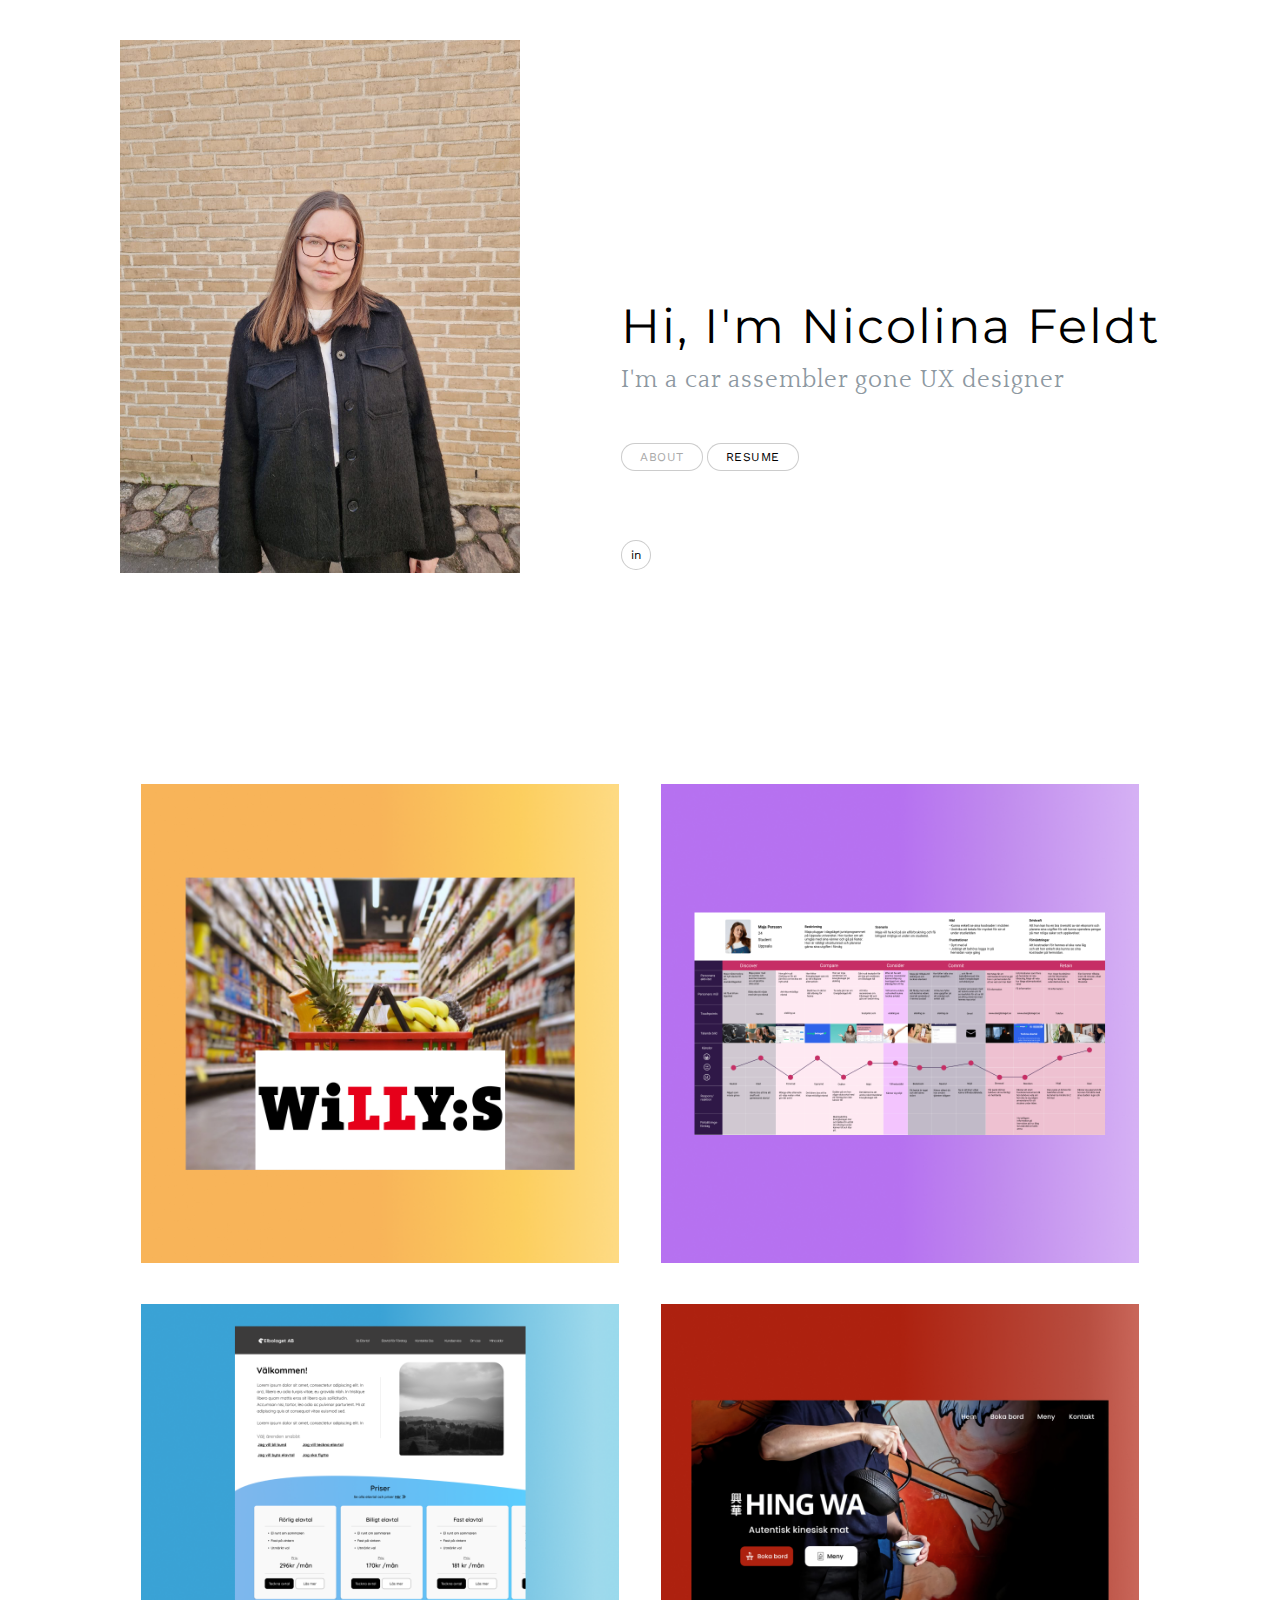
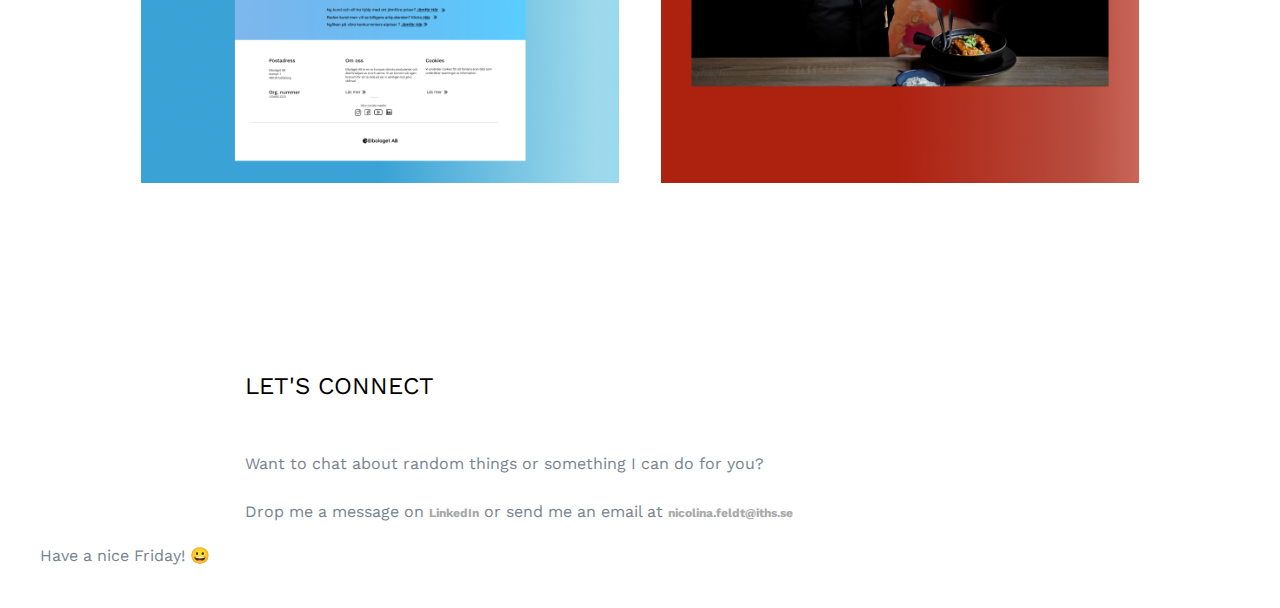
<file: index.html>
<!DOCTYPE html>
<html lang="en">

<head>
  <meta charset="UTF-8">
  <meta http-equiv="X-UA-Compatible" content="IE=edge">
  <meta name="viewport" content="width=device-width, initial-scale=1.0">
  <title>Document</title>
  <link rel="stylesheet" type="text/css" href="style.css">
</head>

<body>
<!--   Min header, en bild på mig, en kort intro samt knappar till about me, resume och linkedin
 -->  <header class="header">
    <section class="container">
      <img src="img/nico.jpg" alt="" />
      <article>
        <h1 class="hello">Hi, I'm Nicolina Feldt</h1>
        <p>I'm a car assembler gone UX designer</p>
        <button class="button button1">
          <a href="about.html">ABOUT</a>
        </button>

        <button class="button button1">RESUME</button>
        <br></br>
        <button class="button button2">in</button>
        
      </article>
    </section>
  </header>
<!-- Mina casestudies, bilder med hover effect tillsammans med en kort beskrivning om caset
 -->  <section class="boxes">
    <section class="container">
      <div class="box">
        <img class="image__img" src="img/willys1.png" alt="" />
        <div class="image__overlay image__overlay--blur">
          <div class="image__title">WILLYS</div>
          <p class="image__description">Who wants mozzarella on their breakfast sandwich?
        </div>
      </div>
      <a class href="customerjourney.html">
      <div class="box">
        <a class href="customerjourney.html">
        <img class="image__img" src="img/customerjourney.png" alt="" />
        <div class="image__overlay image__overlay--blur">
          <div class="image__title">ELBOLAGET AB</div>
          <p class="image__description">How is the customer's experience?
        </div>
      </a>

<!-- Mina casestudies, bilder med hover effect tillsammans med en kort beskrivning om caset
 -->
      </div>
      <div class="box">
        <img class="image__img" src="img/elbolaget1.png" alt="" />
        <div class="image__overlay image__overlay--blur">
          <div class="image__title">ELBOLAGET AB</div>
          <p class="image__description">Let's work with agile methods
        </div>
<!-- Mina casestudies, bilder med hover effect tillsammans med en kort beskrivning om caset
 -->
      </div>
      <a class href="redesign.html">
      <div class="box">
        <img class="image__img" src="img/redesign.png" alt="" />
        <div class="image__overlay image__overlay--blur">
          <div class="image__title">REDESIGN</div>
          <p class="image__description">Let's get modern
        </div>
      </a>

      </div>
    </section>
  </section>

<!-- Min footer med min email samt linkedin
 -->  <div class="footer">
    <section class="container">
      <div>
        <h3>LET'S CONNECT</h3>
        <br></br>
        <p>Want to chat about random things or something I can do for you?<br>
          <br>
          Drop me a message on <strong><a href="https://www.linkedin.com/in/nicolina-feldt-748714190/" target="_blank">LinkedIn</a></strong> 
          or send me an email at <strong><a href="mailto:nicolina.feldt@iths.se" target="_blank">nicolina.feldt@iths.se</a></strong>
        </p>
        
      </div>
    </section>
    <p id="demo"></p>

  </div>


  <script src="script.js"></script>
</body>

</html>
</file>
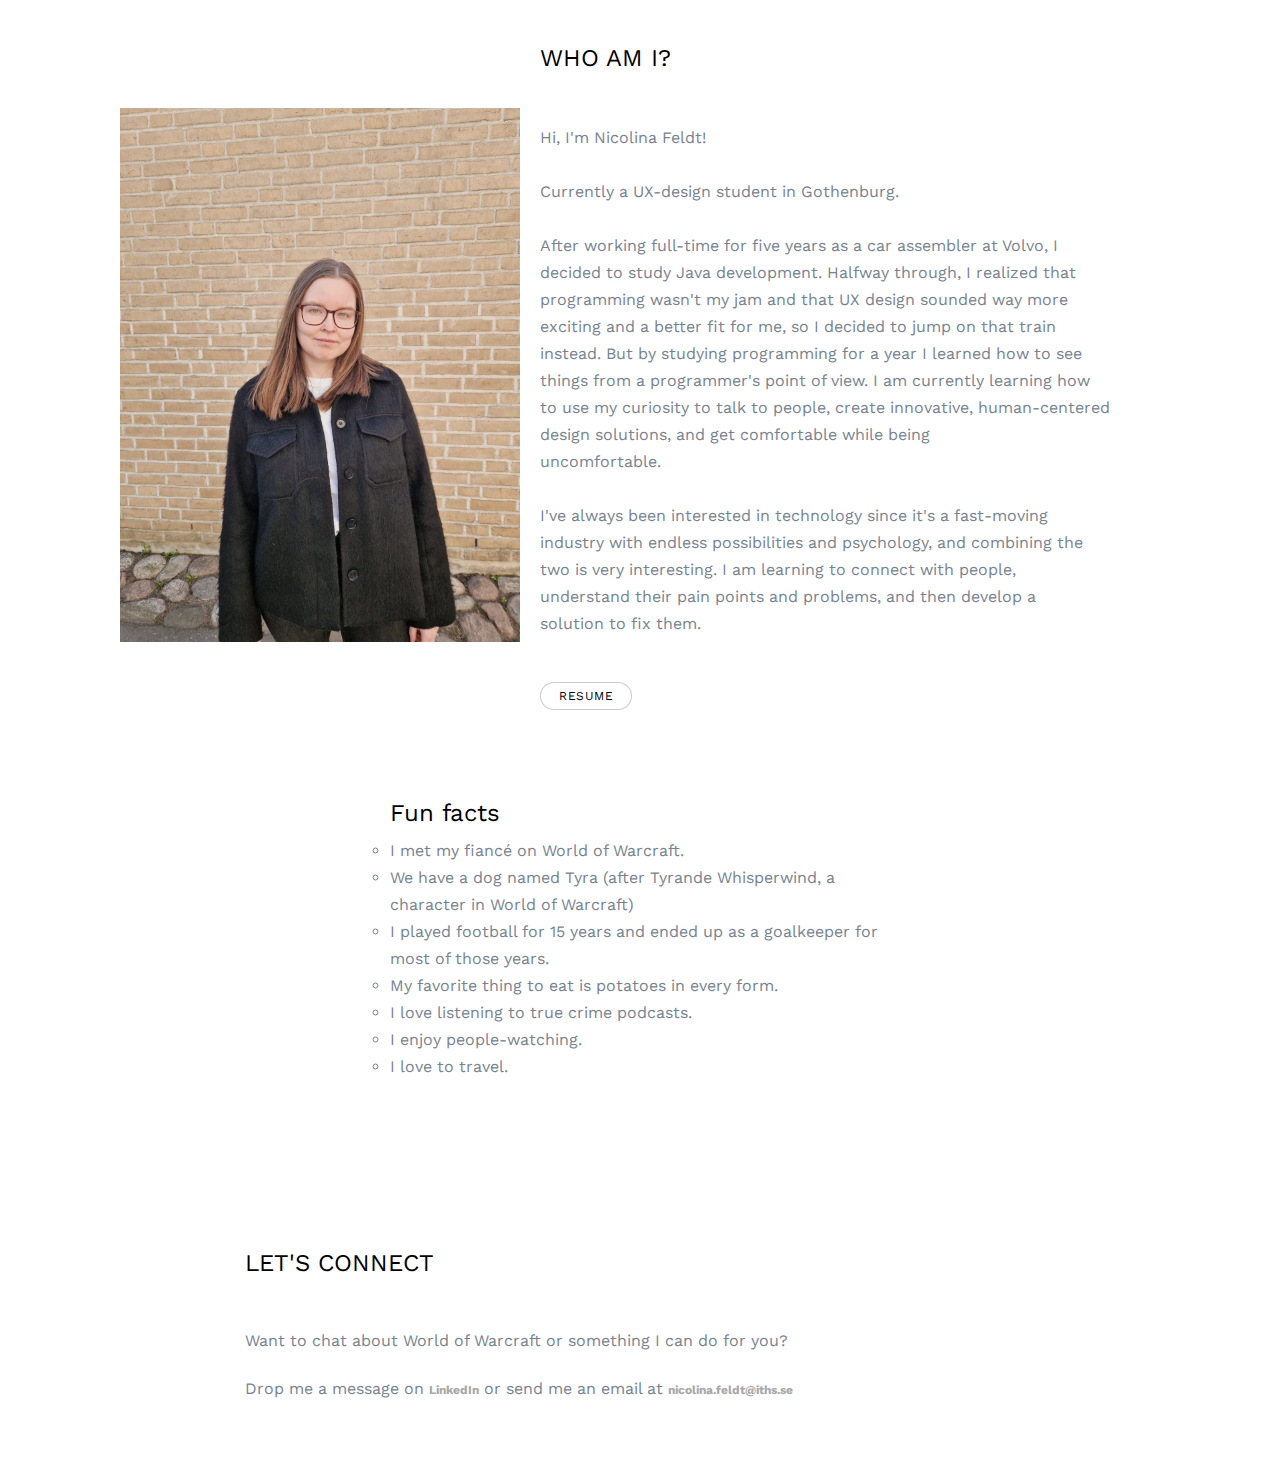
<file: about.html>
<!DOCTYPE html>
<html lang="en">

<head>
    <meta charset="UTF-8">
    <meta http-equiv="X-UA-Compatible" content="IE=edge">
    <meta name="viewport" content="width=device-width, initial-scale=1.0">
    <title>Document</title>
    <link rel="stylesheet" type="text/css" href="style.css">

</head>

<body>
<!--     Här är en article med bild och info om mig
 -->    <article class="headerabout">
        <div class="container">
            <img src="img/nico.jpg" alt="" />
            <div class="aboutme">
                <h3>WHO AM I?</h3>
                <br></br>
                <p>Hi, I'm Nicolina Feldt!
                    <br></br>

                    Currently a UX-design student in Gothenburg.
                    <br></br>
                    After working full-time for five years as a car assembler at Volvo, I <br>decided to study Java
                    development. Halfway through, I realized that<br> programming wasn't my jam and that UX design
                    sounded
                    way more <br>exciting and a better fit for me, so I decided to jump on that train<br> instead. But
                    by
                    studying programming for a year I learned how to see<br> things from a programmer's point of view. I
                    am
                    currently learning how <br>to use my curiosity to talk to people, create innovative, human-centered
                    design solutions, and get comfortable while being<br> uncomfortable.
                    <br></br>
                    I've always been interested in technology since it's a fast-moving<br> industry with endless
                    possibilities and psychology, and combining the<br> two is very interesting. I am learning to
                    connect
                    with people,<br> understand their pain points and problems, and then develop a<br> solution to fix
                    them.
                </p>
                <button class="button button1">RESUME</button>

            </div>
        </div>
        </header>
    </article>

<!-- Lite funfacts om mig själv
 -->    <article class="funfacts">
        <div>
            <h3>Fun facts</h3>
            <ul class ="fundots">
                <li>I met my fiancé on World of Warcraft.</li>
                <li>We have a dog named Tyra (after Tyrande Whisperwind, a character in World of Warcraft)</li>
                <li>I played football for 15 years and ended up as a goalkeeper for most of those years.</li>
                <li>My favorite thing to eat is potatoes in every form.</li>
                <li>I love listening to true crime podcasts.</li>
                <li>I enjoy people-watching.</li>
                <li>I love to travel.</li>
            </ul>
        </div>
        </div>
    </article>
<!--     Footer med min email samt linkedin
 -->    <div class="footer">
        <section class="container">
            <div>
                <h3>LET'S CONNECT</h3>
                <br></br>
                <p>Want to chat about World of Warcraft or something I can do for you?</p>
                    <br>
                    <p>Drop me a message on <strong><a href="https://www.linkedin.com/in/nicolina-feldt-748714190/" target="_blank">LinkedIn</a></strong> or send me an email at <strong><a href="mailto:nicolina.feldt@iths.se" target="_blank">nicolina.feldt@iths.se</a></strong></p>
            </div>
        </div>
    </div>
</body>

</html>
</file>
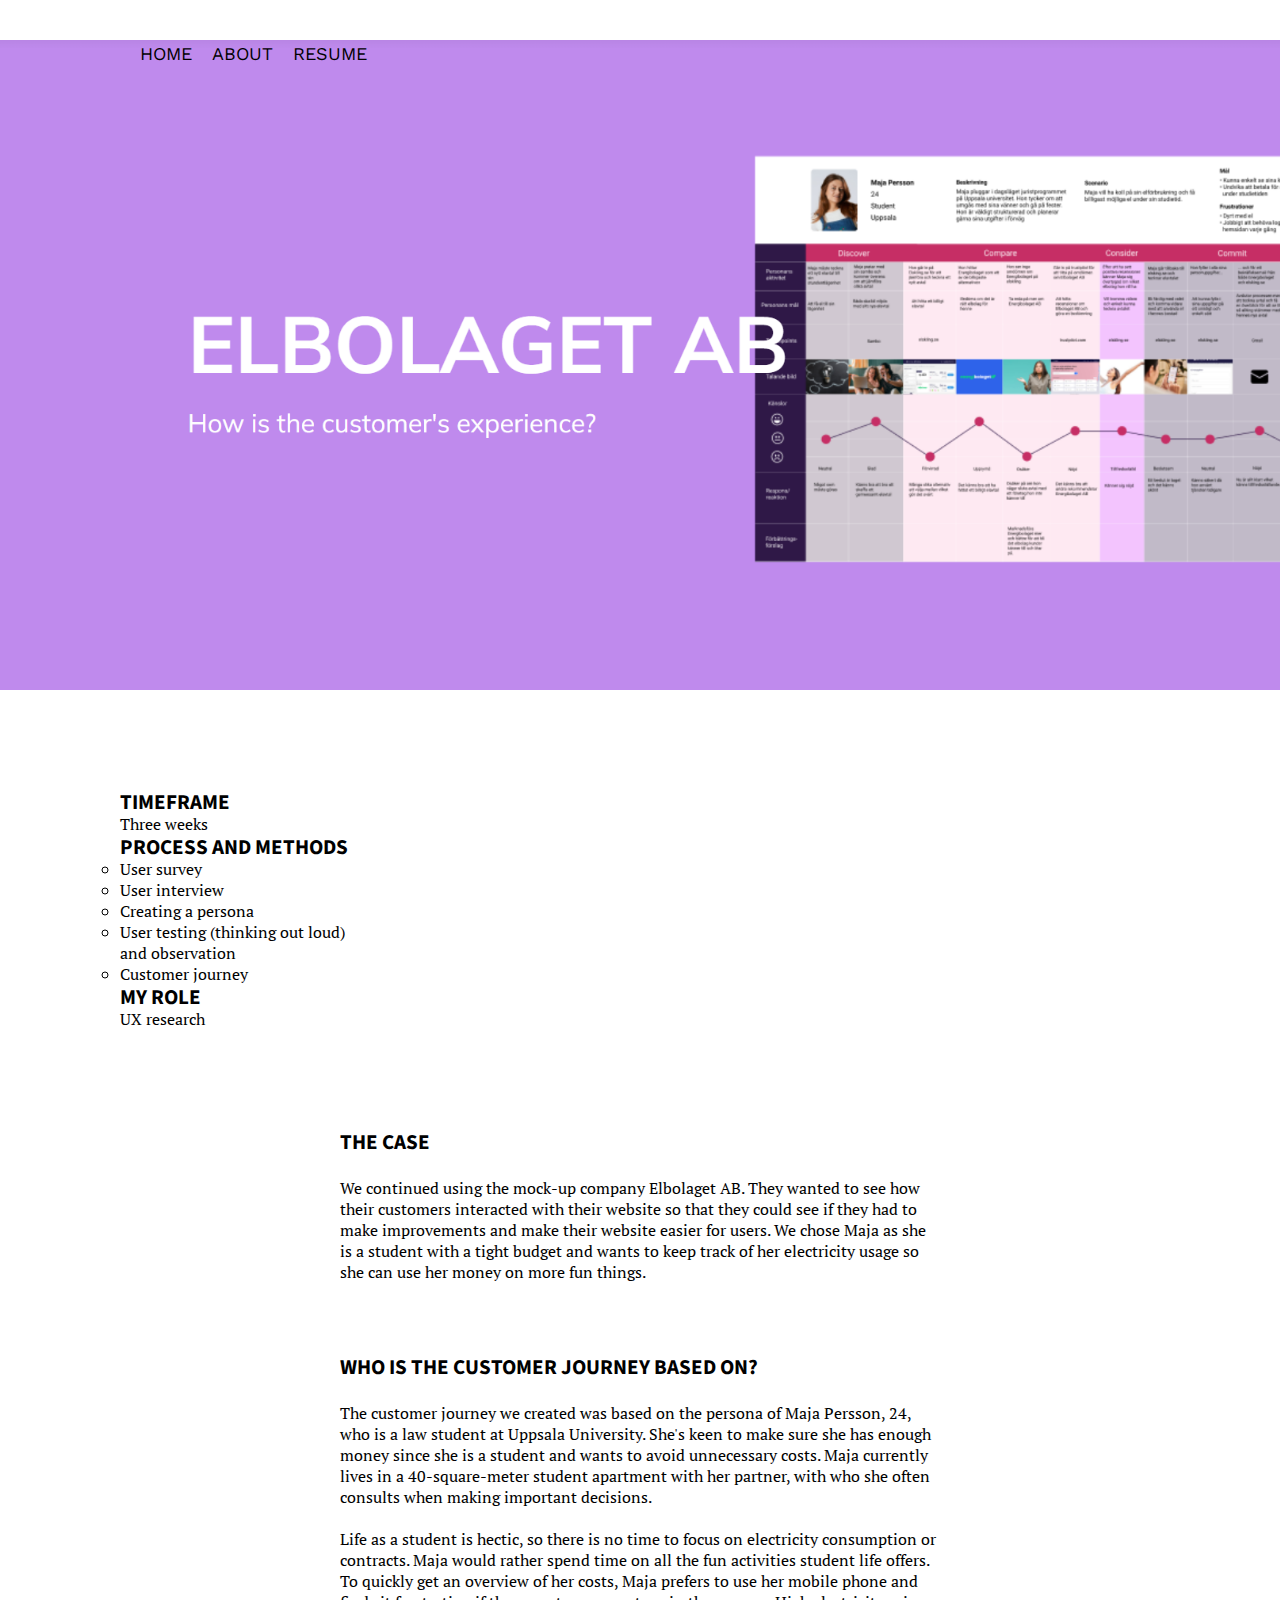
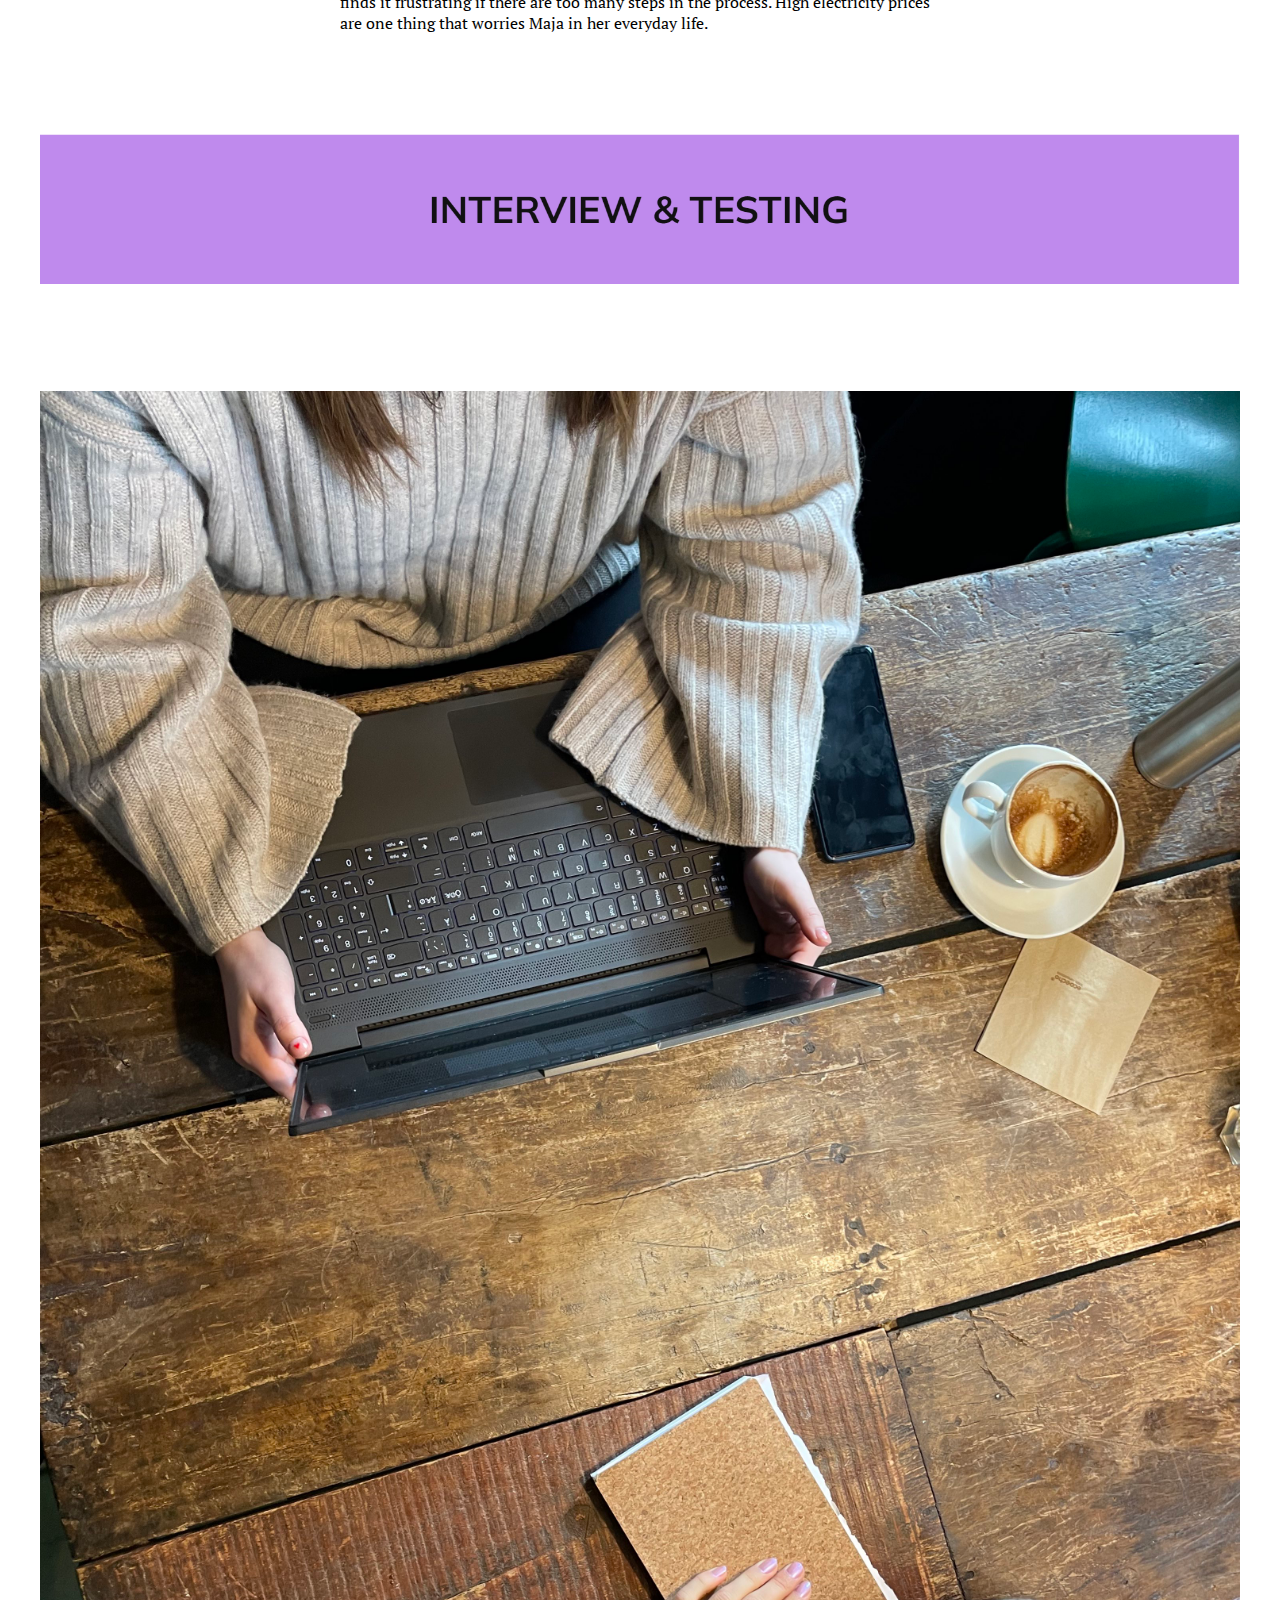
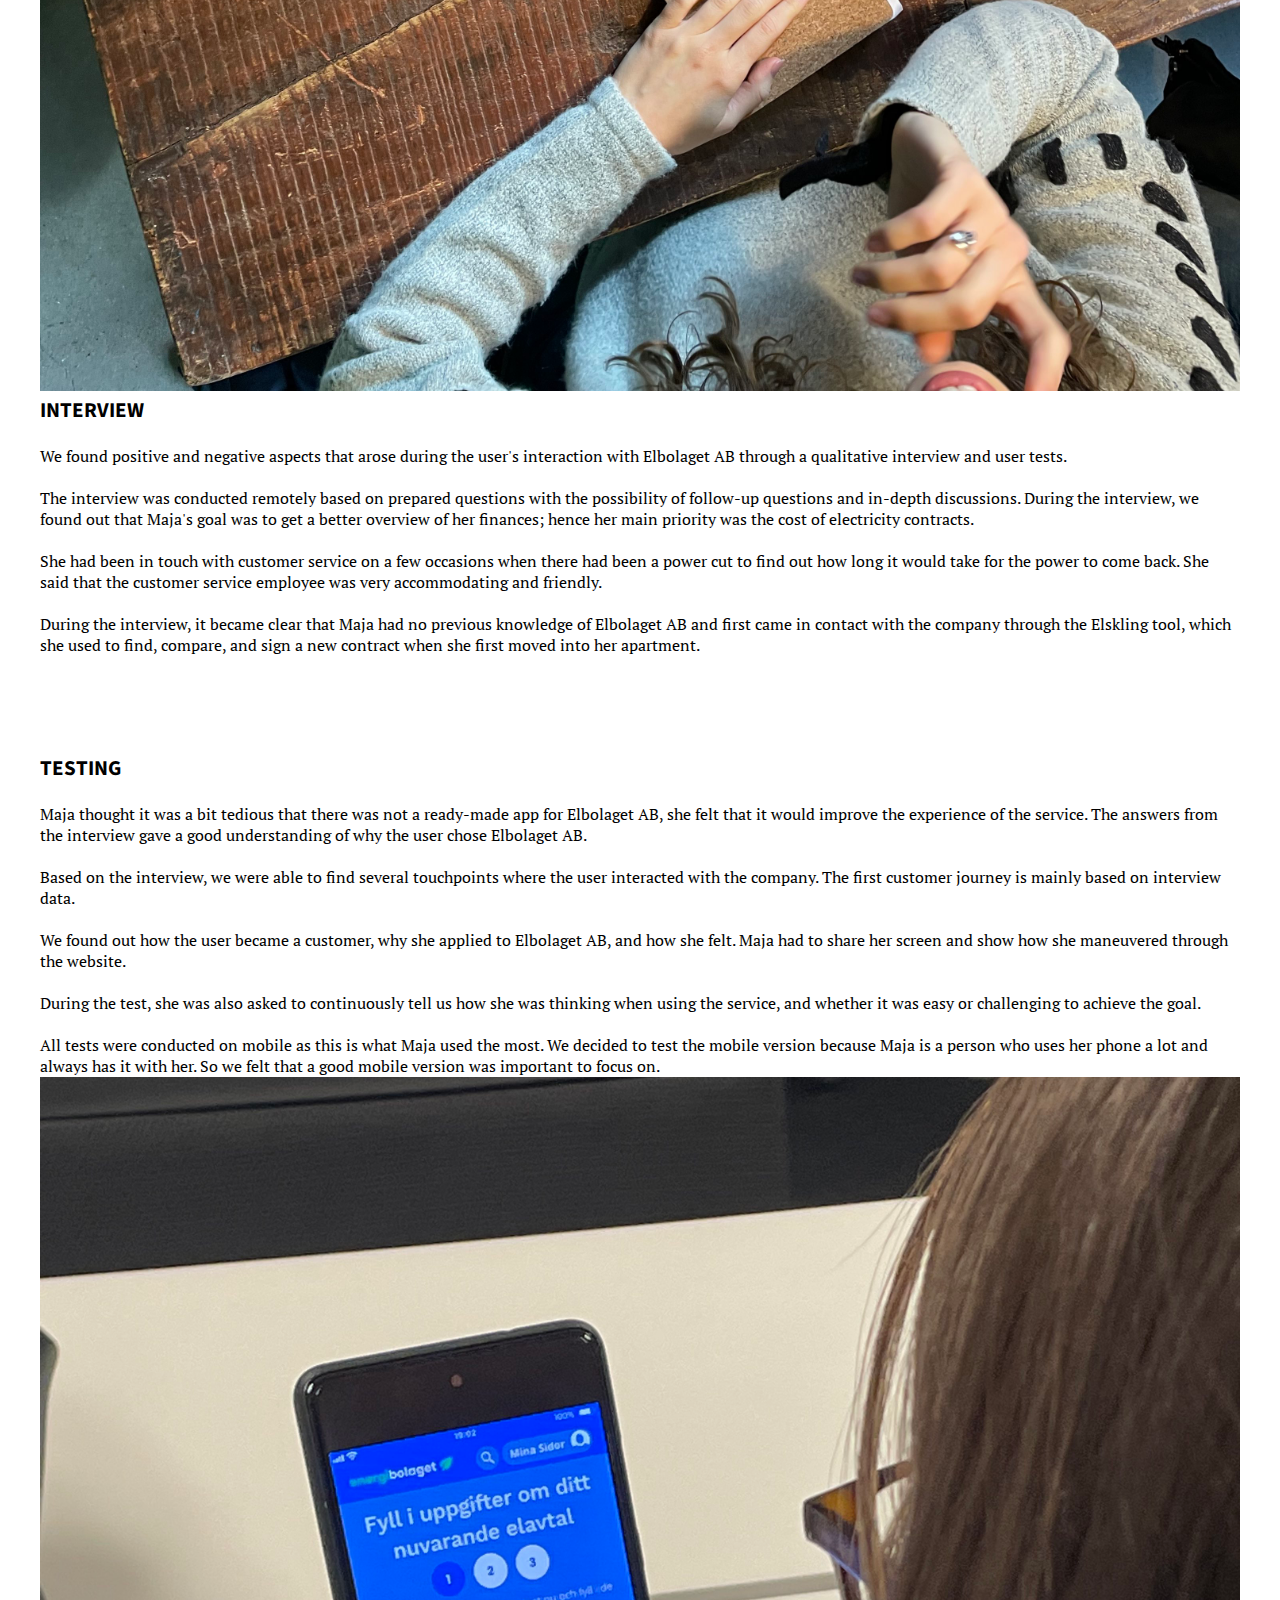
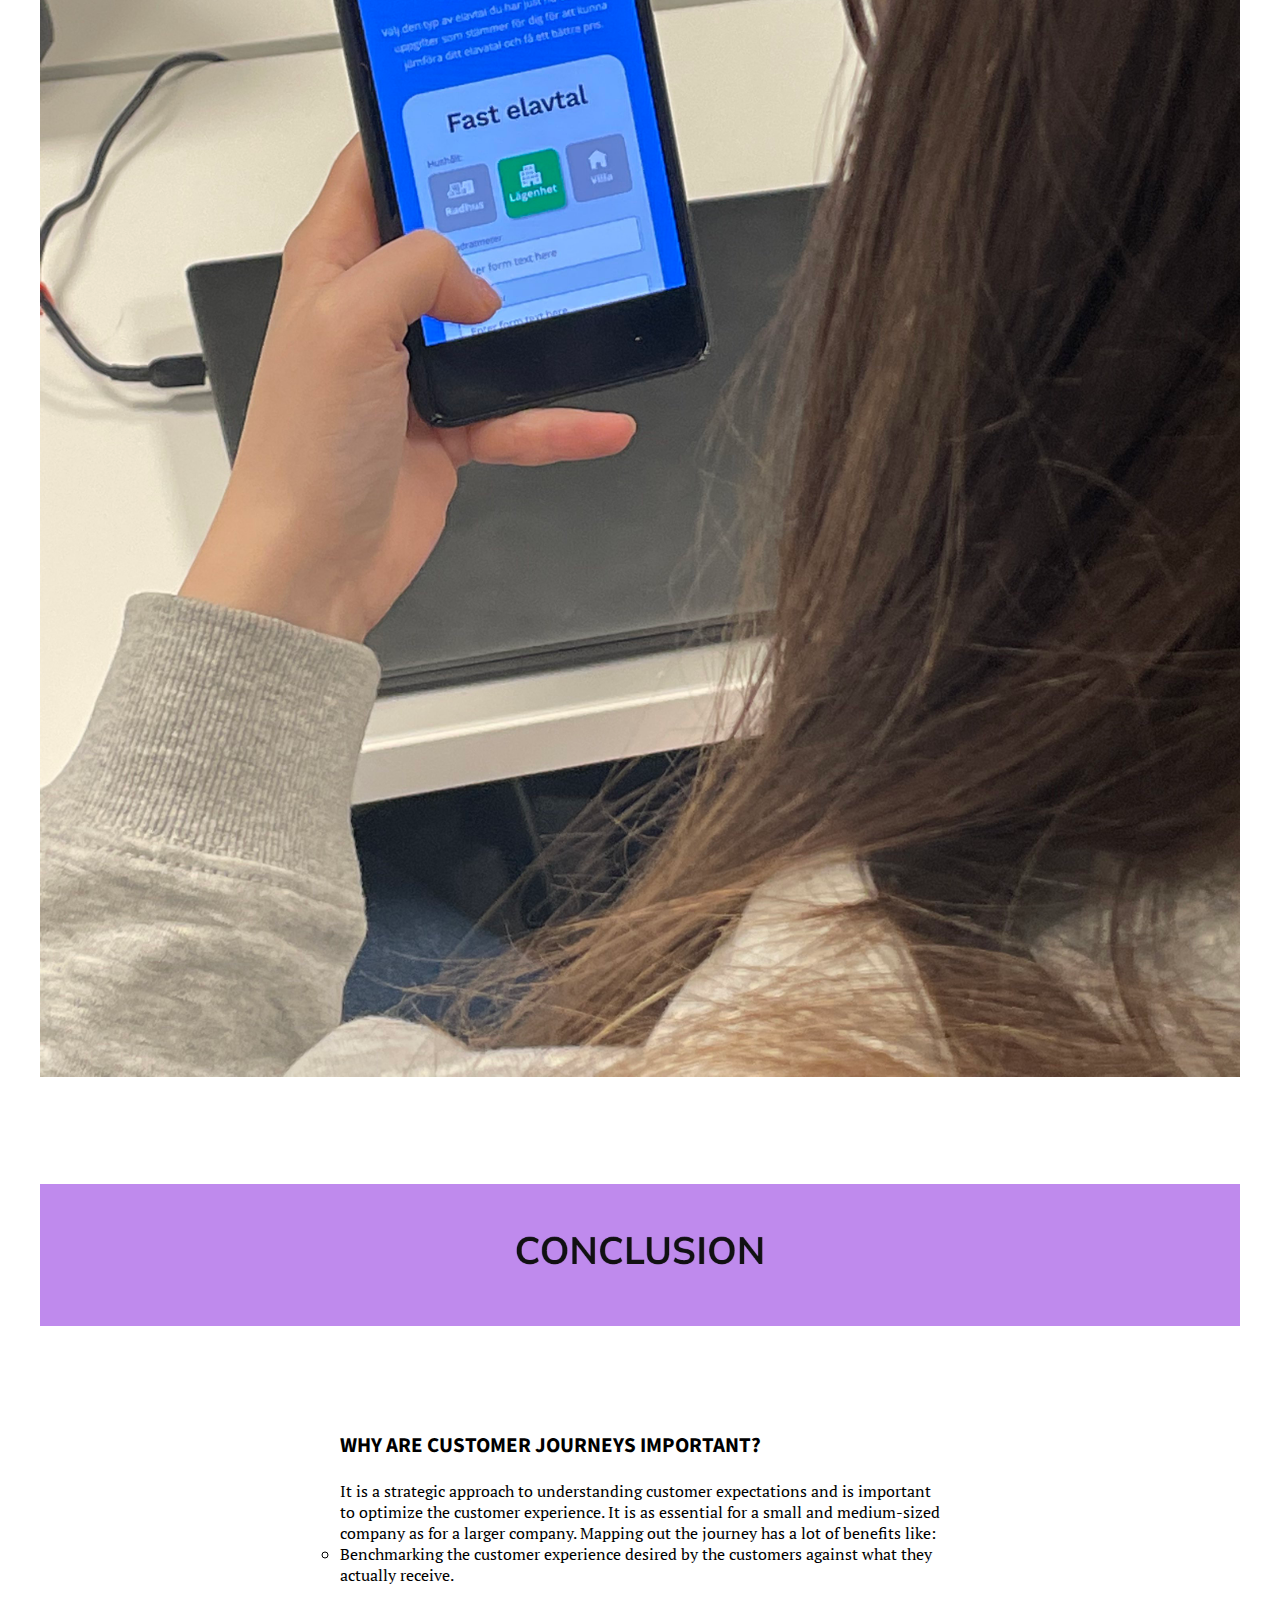
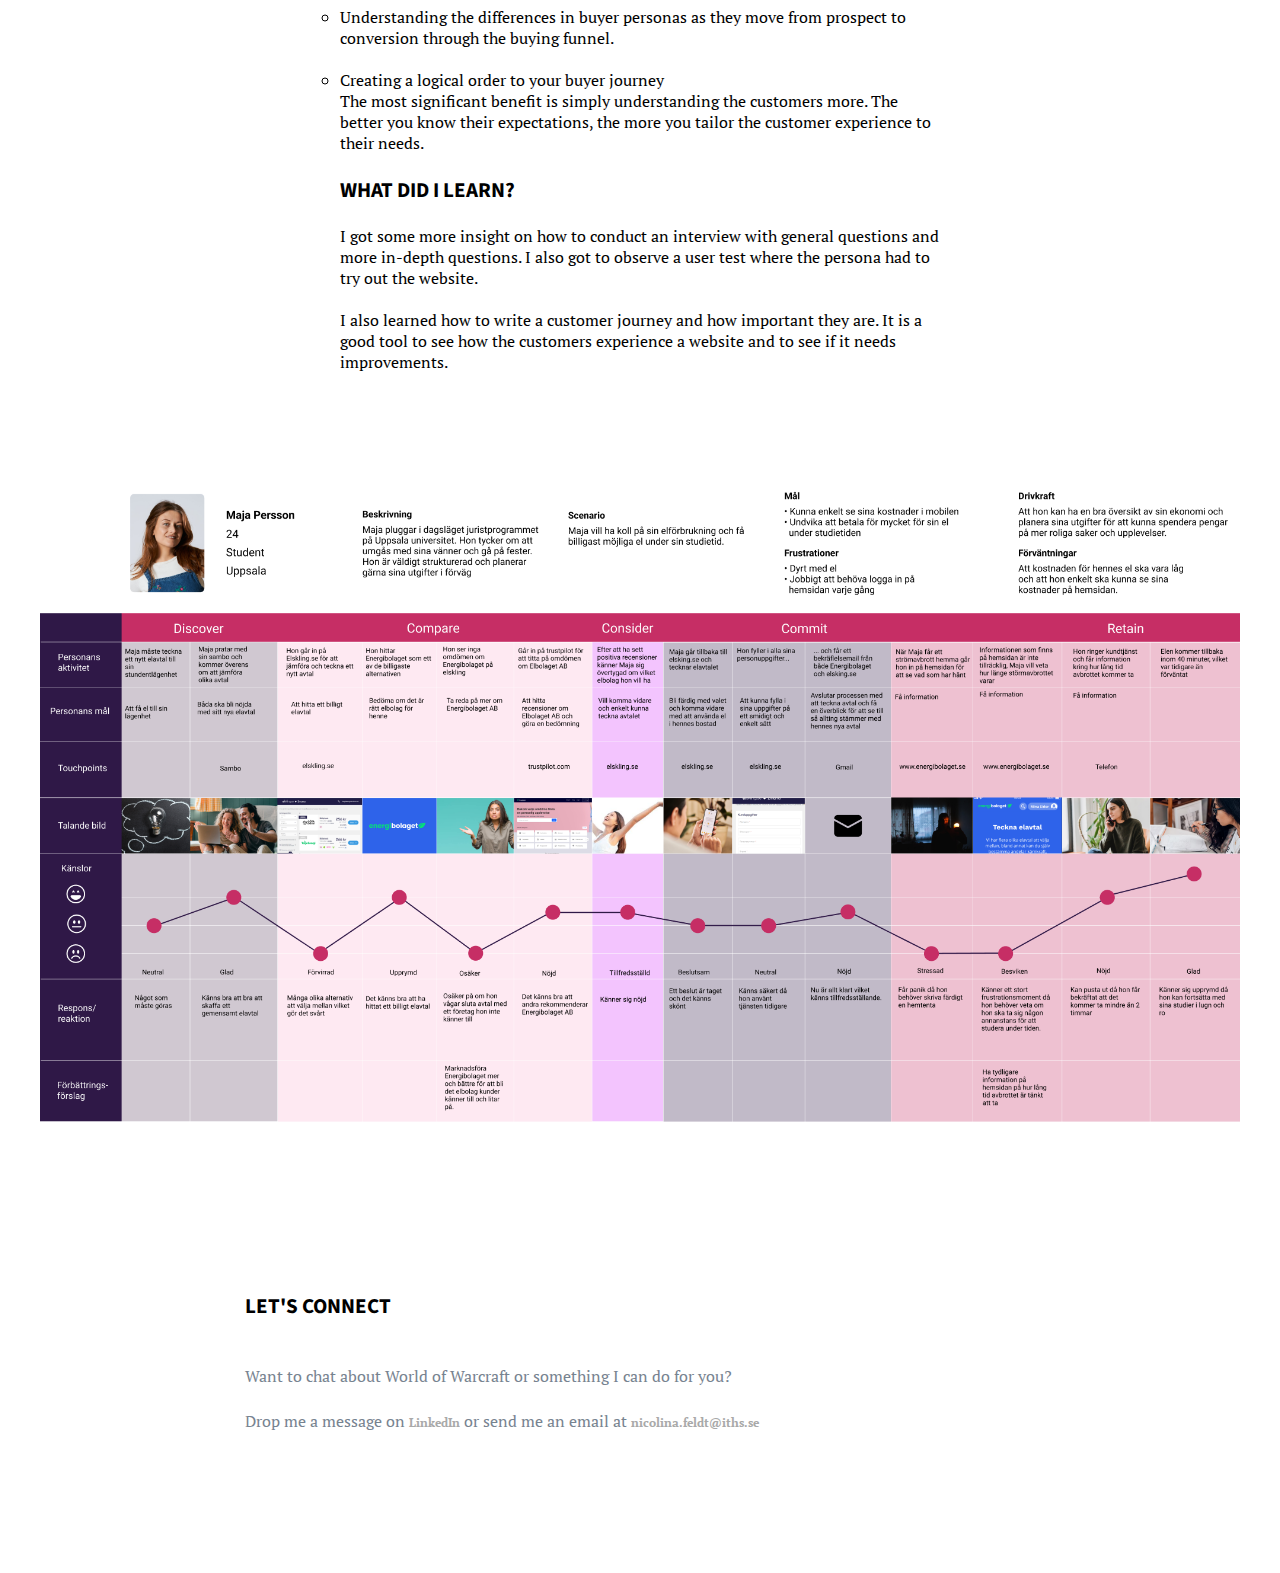
<file: customerjourney.html>
<!DOCTYPE html>
<html lang="en">

<head>
    <meta charset="UTF-8">
    <meta http-equiv="X-UA-Compatible" content="IE=edge">
    <meta name="viewport" content="width=device-width, initial-scale=1.0">
    <title>Document</title>
    <link href="https://cdn.jsdelivr.net/npm/bootstrap@5.0.2/dist/css/bootstrap.min.css" rel="stylesheet"
        integrity="sha384-EVSTQN3/azprG1Anm3QDgpJLIm9Nao0Yz1ztcQTwFspd3yD65VohhpuuCOmLASjC" crossorigin="anonymous">
    <link rel="stylesheet" type="text/css" href="style.css">


</head>

<body>
<!-- Navbar som har en background picture
 -->    <nav class="navbar">
        <div class="container">
            <ul class="nav">
                <li>
                    <a href="index.html">HOME</a>
                </li>
                <li>
                    <a href="about.html">ABOUT</a>
                </li>
                <li>
                    <a href="resume.html">RESUME</a>
                </li>
            </ul>
        </div>
    </nav>
<!-- Lite kort info om själva casestudien
 -->    <div class="container">
        <div class="row top">
            <article class="col-sm-4">
                <h3>TIMEFRAME</h3>
                <p>Three weeks</p>
            </article>
            <article class="col-sm-4">
                <h3>PROCESS AND METHODS</h3>
                <ul>
                    <li>User survey</li>
                    <li>User interview</li>
                    <li>Creating a persona</li>
                    <li>User testing (thinking out loud)<br>and observation</li>
                    <li>Customer journey</li>
                </ul>
            </article>
            <article class="col-sm-4">
                <h3>MY ROLE</h3>
                <p>UX research</p>
            </article>
        </div>
    </div>
<!-- Förklarar mer om caset och vad det handlar om samt vem customer journeyn är baserad på
 -->    <article class="row">
        <div class="col-sm-12">
            <h3>THE CASE</h3>
            <br>
            <p>We continued using the mock-up company Elbolaget AB. They wanted to see how their customers
                interacted with their website so that they could see if they had to make improvements and make their
                website easier for users. We chose Maja as she is a student with a tight budget and wants to keep
                track of her electricity usage so she can use her money on more fun things.</p><br>
            <br>
        </div>
        <br>
        <h3>WHO IS THE CUSTOMER JOURNEY BASED ON?</h3>
        <br>
        <p>The customer journey we created was based on the persona of Maja Persson, 24, who is a law student at
            Uppsala University. She's keen to make sure she has enough money since she is a student and wants to
            avoid unnecessary costs. Maja currently lives in a 40-square-meter student apartment with her partner,
            with who she often consults when making important decisions.<br>
            <br>
            Life as a student is hectic, so there is no time to focus on electricity consumption or contracts. Maja
            would rather spend time on all the fun activities student life offers. To quickly get an overview of her
            costs, Maja prefers to use her mobile phone and finds it frustrating if there are too many steps in the
            process. High electricity prices are one thing that worries Maja in her everyday life.</p>
    </article>

<!--     En liten bild så att det delar upp all text samt att det står vad som kommer näst
 -->    <div class="breakimg">
        <img src="img/interviewtesting.PNG" alt="" />
    </div>

    <article class="row top">
        <div class="col-sm-6"><img src="img/interviewfika.jpg" alt="" />
        </div>
<!--         Text där jag förklarar intervju processen
 -->        <div class="col-sm-6">
            <h3>INTERVIEW</h3>
            <br>
            <p>We found positive and negative aspects that arose during the user's interaction with Elbolaget AB
                through a qualitative interview and user tests.<br>
                <br>
                The interview was conducted remotely based on prepared questions with the possibility of
                follow-up questions and in-depth discussions. During the interview, we found out that Maja's
                goal was to get a better overview of her finances; hence her main priority was the cost of
                electricity contracts.<br>
                <br>
                She had been in touch with customer service on a few occasions when there had been a power cut
                to find out how long it would take for the power to come back. She said that the customer
                service employee was very accommodating and friendly.<br>
                <br>
                During the interview, it became clear that Maja had no previous knowledge of Elbolaget AB and
                first came in contact with the company through the Elskling tool, which she used to find,
                compare, and sign a new contract when she first moved into her apartment.</p>
        </div>
        </div>

        <article class="row top">
<!--             Text där jag förklarar hur vi utförde testet
 -->            <div class="col-sm-6">
                <h3>TESTING</h3>
                <br>
                <p>Maja thought it was a bit tedious that there was not a ready-made app for Elbolaget AB, she felt
                    that it would improve the experience of the service. The answers from the interview gave a good
                    understanding of why the user chose Elbolaget AB.<br>
                    <br>
                    Based on the interview, we were able to find several touchpoints where the user interacted with
                    the company. The first customer journey is mainly based on interview data.<br>
                    <br>
                    We found out how the user became a customer, why she applied to Elbolaget AB, and how she felt.
                    Maja had to share her screen and show how she maneuvered through the website.<br>
                    <br>
                    During the test, she was also asked to continuously tell us how she was thinking when using the
                    service, and whether it was easy or challenging to achieve the goal.<br>
                    <br>
                    All tests were conducted on mobile as this is what Maja used the most. We decided to test the
                    mobile version because Maja is a person who uses her phone a lot and always has it with her. So
                    we felt that a good mobile version was important to focus on.</p>
            </div>

        <section class="col-sm-6"><img src="img/testingcustomer.jpg" alt="" /></div>
        </section>
        </article>

        <div class="breakimg">
            <img src="img/conclusion.PNG" alt="" />
        </div>

        <article class="row">
            <div class="col-sm-12">
<!--                 Text som förklarar varför customer jounrey och vad jag har lärt mig
 -->                <h3>WHY ARE CUSTOMER JOURNEYS IMPORTANT?</h3>
                <br>
                <p>It is a strategic approach to understanding customer expectations and is important to optimize
                    the customer experience. It is as essential for a small and medium-sized company as for a larger
                    company. Mapping out the journey has a lot of benefits like:<br>
                <ul>
                    <li>Benchmarking the customer experience desired by the customers against what they actually
                        receive.</li>
                        <br>
                    <li>Understanding the differences in buyer personas as they move from prospect to conversion
                        through
                        the buying funnel.</li>
                        <br>
                    <li>Creating a logical order to your buyer journey</li>
                </ul>
                </p>

                <p>The most significant benefit is simply understanding the customers more. The better you know
                    their expectations, the more you tailor the customer experience to their needs.</p>
            </div>
            <br>
            <h3>WHAT DID I LEARN?</h3>
            <br>
            <p>I got some more insight on how to conduct an interview with general questions and more in-depth
                questions. I also got to observe a user test where the persona had to try out the website.<br>
                <br>
                I also learned how to write a customer journey and how important they are. It is a good tool to see
                how the customers experience a website and to see if it needs improvements.</p>
            </article>

        <section class="breakimg">
            <img src="img/journey.png" alt="" />
        </section>


        <div class="footer">
            <section class="container">
                <div>
                    <h3>LET'S CONNECT</h3>
                    <br></br>
                    <p>Want to chat about World of Warcraft or something I can do for you?</p>
                    <br>
                    <p>Drop me a message on <strong><a href="https://www.linkedin.com/in/nicolina-feldt-748714190/"
                                target="_blank">LinkedIn</a></strong> or send me an email at <strong><a
                                href="mailto:nicolina.feldt@iths.se" target="_blank">nicolina.feldt@iths.se</a></strong>
                    </p>
                </div>
            </section>
        </div>


</body>

</html>
</file>
<file: style.css>
@import url("https://fonts.googleapis.com/css2?family=Montserrat:wght@300&display=swap");
@import url("https://fonts.googleapis.com/css2?family=Quattrocento&display=swap");
@import url("https://fonts.googleapis.com/css2?family=Work+Sans&display=swap");
@import url("https://fonts.googleapis.com/css2?family=Source+Sans+Pro&family=Source+Serif+Pro&display=swap");
@import url("https://fonts.googleapis.com/css2?family=PT+Serif&family=Source+Sans+Pro&family=Source+Serif+Pro&display=swap");
* {
  box-sizing: border-box;
  margin: 0;
  padding: 0;
}

body {
  background: white;
  line-height: 1.5;
  padding: 40px;
}

img {
  max-width: 100%;
}

.header h1 {
  font-family: "Montserrat", sans-serif;
  color: black;
  font-size: 48px;
  font-weight: normal;
  letter-spacing: 2px;
}

.headerabout h3 {
  font-family: "Work Sans", sans-serif;
  color: black;
  font-weight: normal;
  font-size: 24px;
}

.footer h3 {
  font-family: "Work Sans", sans-serif;
  color: black;
  font-weight: normal;
  font-size: 24px;
}

.footer p {
  font-family: "Work Sans", sans-serif;
  color: #778390;
  font-weight: normal;
  font-size: 16px;
}

.headerabout p {
  font-family: "Work Sans", sans-serif;
  color: #778390;
  font-weight: normal;
  font-size: 16px;
  flex: 0 0 200px;
  align-self: start;
  line-height: 27px;
}

.headerabout ul {
  font-family: "Work Sans", sans-serif;
  color: #778390;
  font-weight: normal;
  font-size: 16px;
}

.funfacts h3 {
  font-family: "Work Sans", sans-serif;
  color: black;
  font-weight: normal;
  font-size: 24px;
  margin-bottom: 10px;
}

.funfacts {
  max-width: 500px;
  margin: 0px auto;
  font-family: "Work Sans", sans-serif;
  color: #778390;
  font-weight: normal;
  line-height: 27px;
  font-size: 16px;
  margin-top: 90px;
}

.fundots {
  list-style-type: circle;
}

.header p {
  font-family: "Quattrocento", serif;
  color: #8d98a1;
  font-size: 24px;
  letter-spacing: 1px;
  font-weight: normal;
}

.container {
  max-width: 1100px;
  margin: 0 auto;
  padding: 0 30px;
}

.header {
  min-height: 400px;
}

.headerabout {
  min-height: 400px;
}
.headerabout img, .headerabout .aboutme {
  flex: 1 0 50%;
}
.headerabout .aboutme {
  margin-left: 20px;
}

.header img {
  max-width: 400px;
}

.headerabout img {
  max-width: 400px;
}

.header .container {
  display: flex;
  align-items: flex-start;
  justify-content: space-between;
}
.header .container article {
  margin-top: 250px;
}

.footer .container {
  align-items: center;
  justify-content: center;
  margin-top: 165px;
  margin-bottom: 20px;
  max-width: 850px;
}

.headerabout .container {
  display: flex;
  align-items: center;
  justify-content: space-between;
}

.boxes .container {
  display: flex;
  justify-content: space-between;
  flex-wrap: wrap;
  margin-top: 190px;
}

.box {
  flex: 40%;
  margin: 2%;
}

@media (max-width: 768px) {
  .header .container {
    flex-direction: column;
    padding-top: 20px;
    text-align: center;
  }
  .box .container {
    display: block;
  }
}
.button {
  font-family: "Work Sans", sans-serif;
  font-style: bold;
  background-color: white;
  border: 1px solid rgba(0, 0, 0, 0.2);
  color: black;
  padding: 6px 18px;
  letter-spacing: 0.5px;
  text-align: center;
  font-size: 12px;
  cursor: pointer;
  margin-top: 45px;
}

.button:hover {
  border-color: black;
}

.button1 {
  border-radius: 18px;
}

.button2 {
  height: 30px;
  width: 30px;
  border-radius: 50%;
  padding: 5px;
}

a:link {
  font-size: 12px;
  font-style: bold;
  color: darkgrey;
  background-color: transparent;
  text-decoration: none;
}

a:visited {
  color: black;
  background-color: transparent;
  text-decoration: none;
}

.box {
  position: relative;
  width: auto;
  height: auto;
}

.image__img {
  display: block;
  width: 100%;
}

.image__overlay {
  position: absolute;
  top: 0;
  left: 0;
  width: 100%;
  height: 100%;
  background: rgba(0, 0, 0, 0.6);
  color: #ffffff;
  font-family: "Work Sans", sans-serif;
  display: flex;
  flex-direction: column;
  align-items: center;
  justify-content: center;
  opacity: 0;
  transition: opacity 0.25s;
}

.image__overlay--blur {
  backdrop-filter: blur(5px);
}

.image__overlay:hover {
  opacity: 1;
}

.image__title {
  font-size: 30px;
  font-weight: bold;
}

.image__description {
  font-size: 18px;
  margin-top: 0.25em;
  font-weight: normal;
}

.navbar {
  background-image: url("img/customertext.PNG");
  height: 650px;
  margin-bottom: 100px;
  margin-left: -40px;
  margin-right: -40px;
  background-size: cover;
}

.navbar2 {
  background-image: url("img/headerdesign.png");
  height: 650px;
  margin-bottom: 100px;
  margin-left: -40px;
  margin-right: -40px;
  background-size: cover;
}

ul {
  list-style-type: none;
}

.navbar a {
  color: black;
  text-decoration: none;
  font-size: 18px;
  font-family: "Work Sans", sans-serif;
}

.navbar a:hover {
  color: black;
}

.navbar2 a {
  color: black;
  text-decoration: none;
  font-size: 18px;
  font-family: "Work Sans", sans-serif;
}

.navbar .container {
  display: flex;
  align-items: center;
  margin-bottom: 400px;
}

.navbar2 .container {
  display: flex;
  align-items: center;
  height: 30%;
  margin-bottom: 400px;
}

.navbar ul {
  display: flex;
}

.navbar2 ul {
  display: flex;
}

.navbar ul li {
  margin-left: 20px;
}

.navbar2 ul li {
  margin-left: 20px;
}

.row h3 {
  font-family: "Source Sans Pro", sans-serif;
  font-size: 21px;
  font-weight: bold;
  line-height: 24px;
  color: black;
}

.row p {
  font-family: "PT Serif", serif;
  font-size: 16px;
  font-style: normal;
  line-height: 21px;
}

.row ul {
  font-family: "PT Serif", serif;
  font-size: 16px;
  font-style: normal;
  line-height: 21px;
  list-style-type: circle;
  list-style-position: outside;
}

.hingwa {
  align-items: center;
}

.row {
  max-width: 600px;
  align-items: center;
  margin: 100px auto !important;
}

.row.top {
  max-width: 1200px;
}

.breakimg {
  max-width: 2000px;
}

/*# sourceMappingURL=style.css.map */
</file>
